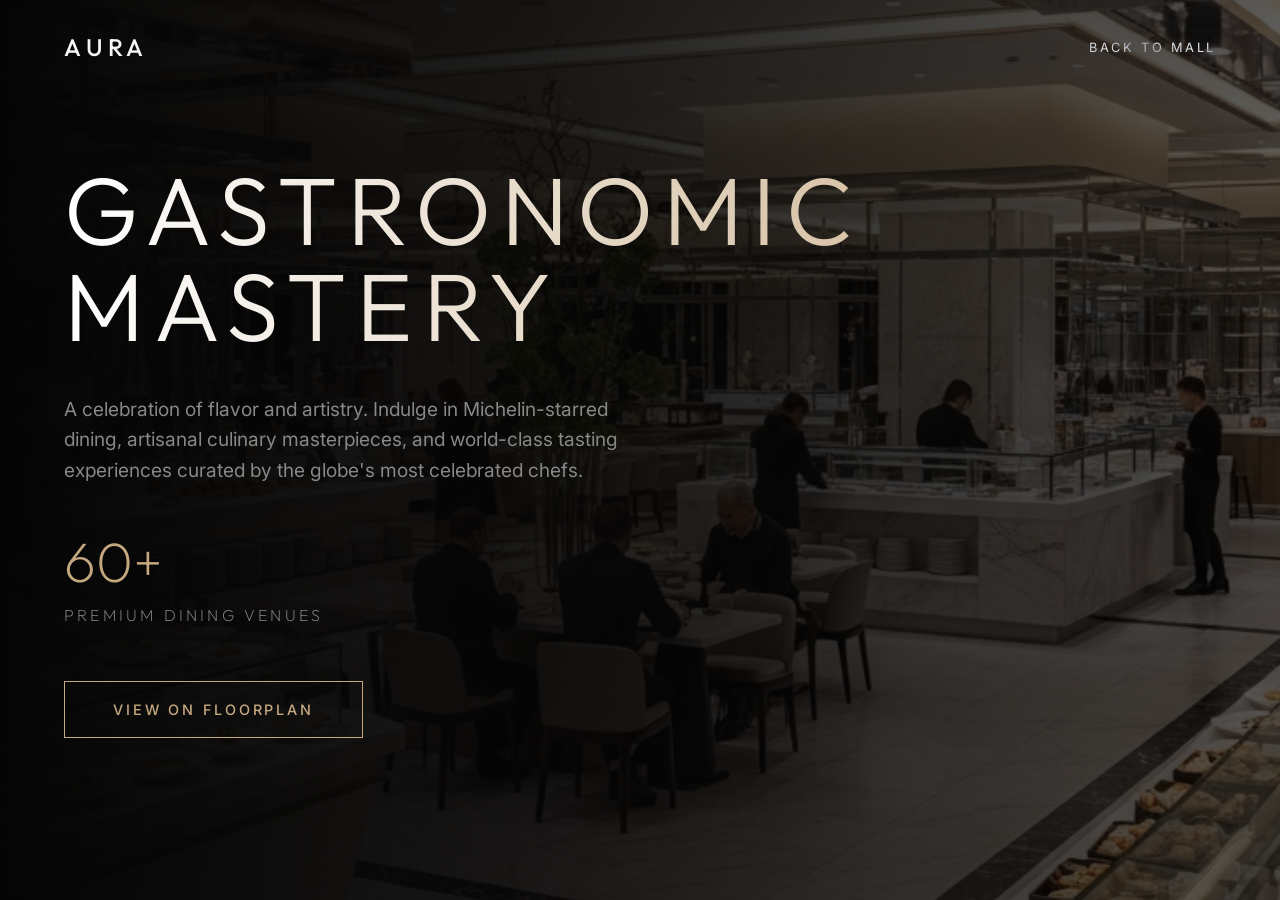
<file: epicurism.html>
<!DOCTYPE html>
<html lang="en">
<head>
    <meta charset="UTF-8">
    <meta name="viewport" content="width=device-width, initial-scale=1.0">
    <title>Epicurism | Aura Galleria</title>
    <link rel="stylesheet" href="style.css">
    <link rel="stylesheet" href="detail.css">
    <link href="https://fonts.googleapis.com/css2?family=Outfit:wght@200;300;400;500;600;700;800&family=Inter:wght@300;400;500&display=swap" rel="stylesheet">
</head>
<body>
    <nav id="global-nav" style="opacity: 1;">
        <div class="nav-logo"><a href="index.html" style="color:white; text-decoration:none;">AURA</a></div>
        <div class="nav-menu-btn"><a href="index.html" style="color:white; text-decoration:none;">BACK TO MALL</a></div>
    </nav>

    <div class="detail-page-wrapper">
        <img src="assets/Epicurism Image.jpeg" alt="Epicurism at Aura Galleria" class="detail-bg">
        <div class="detail-overlay"></div>
        
        <div class="detail-content">
            <h1 class="detail-title">GASTRONOMIC MASTERY</h1>
            <p class="detail-desc">A celebration of flavor and artistry. Indulge in Michelin-starred dining, artisanal culinary masterpieces, and world-class tasting experiences curated by the globe's most celebrated chefs.</p>
            
            <div class="detail-stats">
                60+
                <span>Premium Dining Venues</span>
            </div>
            
            <a href="index.html#scene-5" class="detail-back">VIEW ON FLOORPLAN</a>
        </div>
    </div>
</body>
</html>
</file>
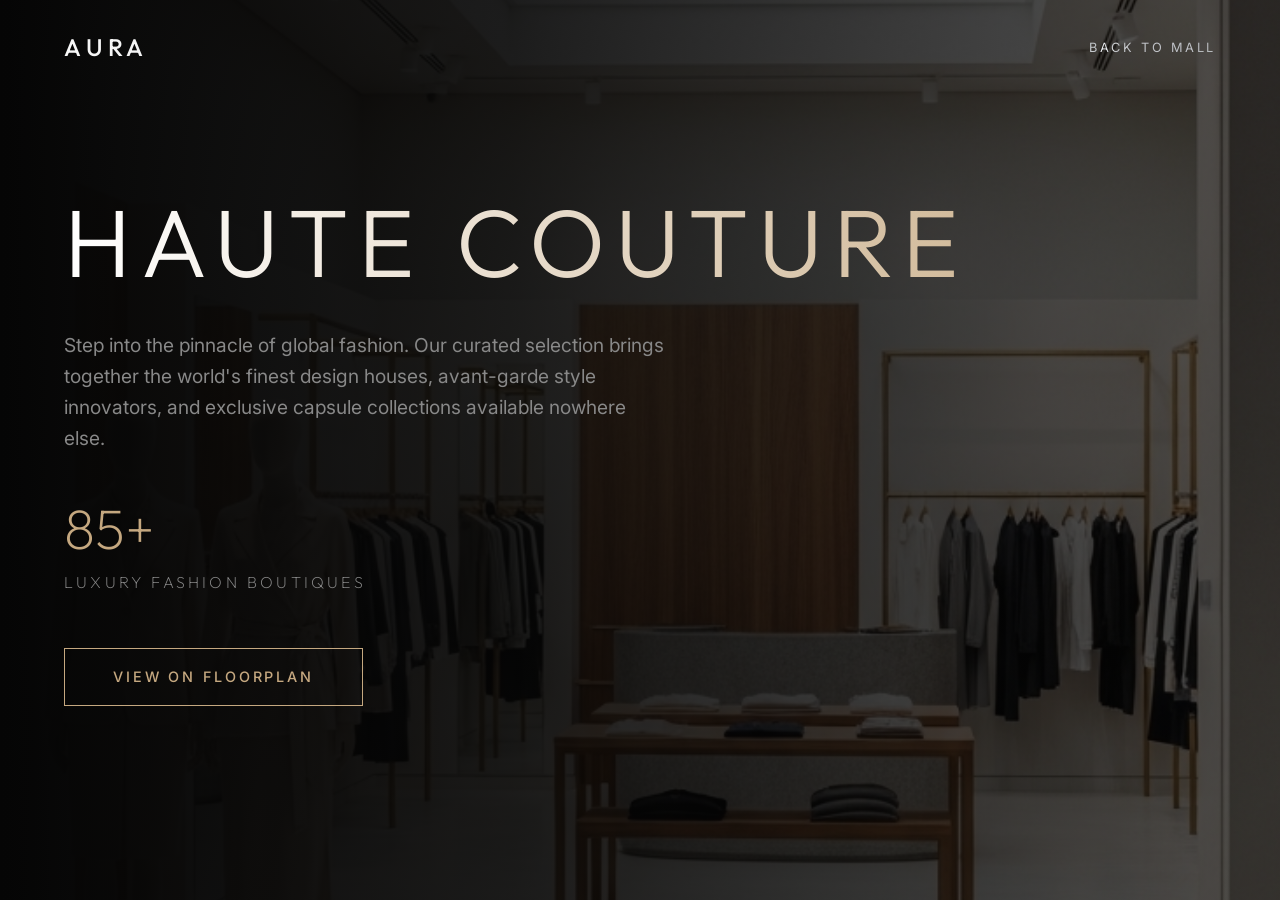
<file: fashion.html>
<!DOCTYPE html>
<html lang="en">
<head>
    <meta charset="UTF-8">
    <meta name="viewport" content="width=device-width, initial-scale=1.0">
    <title>Fashion | Aura Galleria</title>
    <link rel="stylesheet" href="style.css">
    <link rel="stylesheet" href="detail.css">
    <link href="https://fonts.googleapis.com/css2?family=Outfit:wght@200;300;400;500;600;700;800&family=Inter:wght@300;400;500&display=swap" rel="stylesheet">
</head>
<body>
    <nav id="global-nav" style="opacity: 1;">
        <div class="nav-logo"><a href="index.html" style="color:white; text-decoration:none;">AURA</a></div>
        <div class="nav-menu-btn"><a href="index.html" style="color:white; text-decoration:none;">BACK TO MALL</a></div>
    </nav>

    <div class="detail-page-wrapper">
        <img src="assets/Fashion Image.jpeg" alt="Fashion at Aura Galleria" class="detail-bg">
        <div class="detail-overlay"></div>
        
        <div class="detail-content">
            <h1 class="detail-title">HAUTE COUTURE</h1>
            <p class="detail-desc">Step into the pinnacle of global fashion. Our curated selection brings together the world's finest design houses, avant-garde style innovators, and exclusive capsule collections available nowhere else.</p>
            
            <div class="detail-stats">
                85+
                <span>Luxury Fashion Boutiques</span>
            </div>
            
            <a href="index.html#scene-5" class="detail-back">VIEW ON FLOORPLAN</a>
        </div>
    </div>
</body>
</html>
</file>
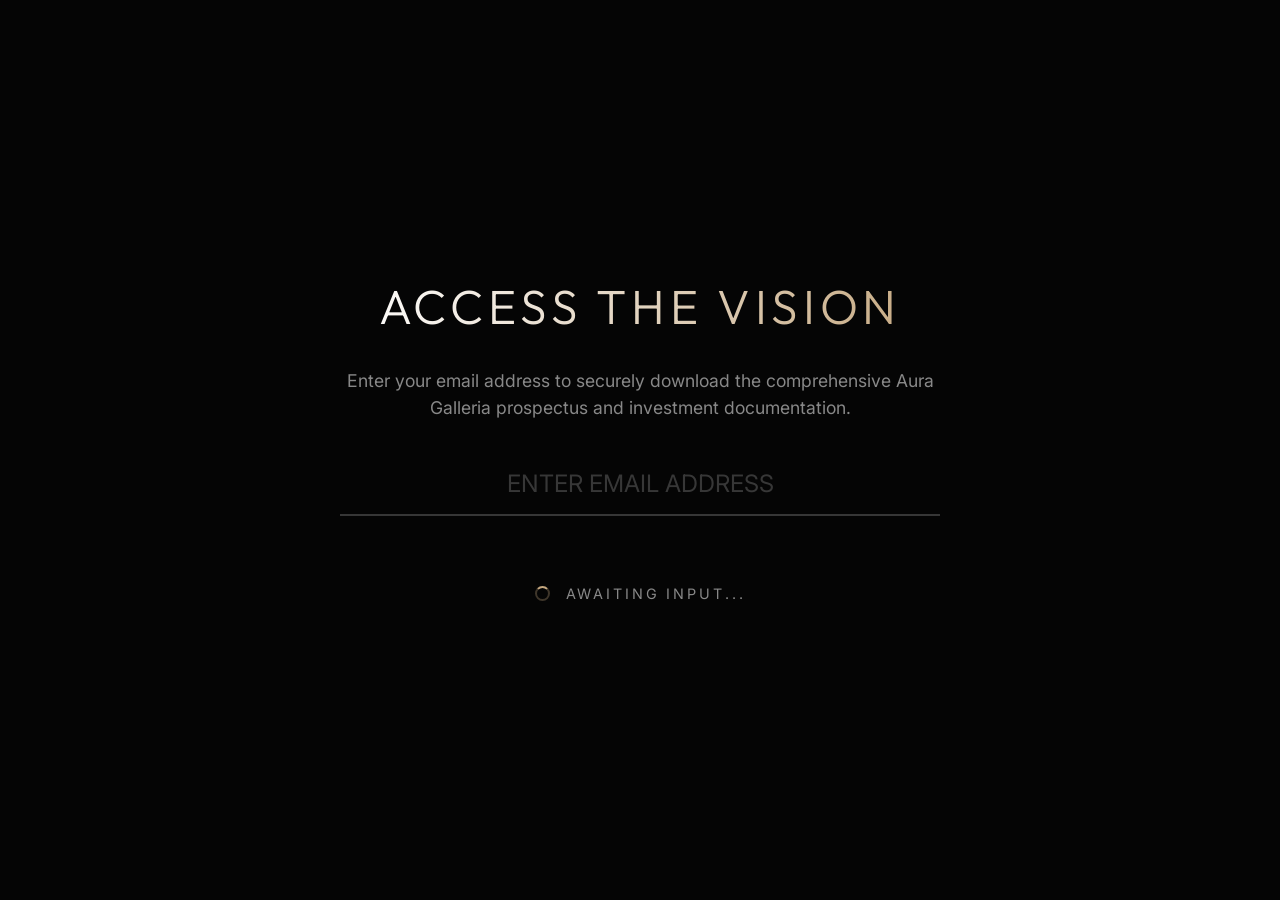
<file: prospectus.html>
<!DOCTYPE html>
<html lang="en">
<head>
    <meta charset="UTF-8">
    <meta name="viewport" content="width=device-width, initial-scale=1.0">
    <title>Download Prospectus | Aura Galleria</title>
    <link rel="stylesheet" href="style.css">
    <link href="https://fonts.googleapis.com/css2?family=Outfit:wght@200;300;400;500;600;700;800&family=Inter:wght@300;400;500&display=swap" rel="stylesheet">
    <style>
        body {
            background-color: var(--color-bg);
            color: #fff;
            display: flex;
            align-items: center;
            justify-content: center;
            height: 100vh;
            margin: 0;
            overflow: hidden;
            font-family: var(--font-body);
        }

        .prospectus-wrapper {
            text-align: center;
            z-index: 10;
            max-width: 600px;
            width: 90%;
            display: flex;
            flex-direction: column;
            gap: 2rem;
            animation: fadeIn 1.5s ease;
        }

        @keyframes fadeIn {
            from { opacity: 0; transform: translateY(20px); }
            to { opacity: 1; transform: translateY(0); }
        }

        .prospectus-title {
            font-family: var(--font-heading);
            font-size: 3rem;
            background: linear-gradient(to right, #fff, var(--color-accent-gold));
            -webkit-background-clip: text;
            -webkit-text-fill-color: transparent;
            margin: 0;
        }

        .prospectus-desc {
            color: var(--color-text-muted);
            font-size: 1.1rem;
            line-height: 1.5;
        }

        .input-group {
            position: relative;
            width: 100%;
        }

        .email-input {
            width: 100%;
            background: transparent;
            border: none;
            border-bottom: 2px solid rgba(255, 255, 255, 0.2);
            color: #fff;
            font-size: 1.5rem;
            padding: 1rem 0;
            text-align: center;
            outline: none;
            font-family: var(--font-body);
            transition: border-color 0.3s ease;
        }

        .email-input:focus {
            border-bottom-color: var(--color-accent-gold);
        }

        .email-input::placeholder {
            color: rgba(255, 255, 255, 0.2);
        }

        .dynamic-state {
            height: 60px; /* Fixed height to prevent layout shift */
            display: flex;
            align-items: center;
            justify-content: center;
            margin-top: 1rem;
        }

        /* Wait State */
        .wait-state {
            display: flex;
            align-items: center;
            gap: 1rem;
            color: var(--color-text-muted);
            letter-spacing: 0.2em;
            font-size: 0.9rem;
            transition: opacity 0.3s ease;
        }

        .wait-spinner {
            width: 15px;
            height: 15px;
            border: 2px solid rgba(197, 168, 128, 0.3);
            border-top-color: var(--color-accent-gold);
            border-radius: 50%;
            animation: spin 1s linear infinite;
        }

        @keyframes spin {
            to { transform: rotate(360deg); }
        }

        /* Submit Button */
        .submit-btn {
            background: var(--color-accent-gold);
            color: #000;
            border: none;
            padding: 1rem 3rem;
            font-family: var(--font-body);
            font-size: 0.9rem;
            letter-spacing: 0.2em;
            font-weight: 600;
            cursor: pointer;
            transition: all 0.4s ease;
            display: none; /* Hidden by default */
            opacity: 0;
            transform: translateY(10px);
        }

        .submit-btn.show {
            display: block;
            opacity: 1;
            transform: translateY(0);
        }

        .submit-btn:hover {
            transform: translateY(-3px);
            box-shadow: 0 10px 30px rgba(197, 168, 128, 0.3);
        }

        /* Global Nav Override to match simple page */
        #global-nav {
            position: absolute;
            top: 0; left: 0; width: 100%;
            padding: 2rem 4rem;
            display: flex;
            justify-content: space-between;
            box-sizing: border-box;
            z-index: 100;
        }
        .nav-logo a { color: #fff; text-decoration: none; font-family: var(--font-heading); font-size: 1.5rem; font-weight: 600; letter-spacing: 0.2em;}
        .nav-back a { color: #fff; text-decoration: none; font-size: 0.9rem; letter-spacing: 0.1em; opacity: 0.7; transition: opacity 0.3s; }
        .nav-back a:hover { opacity: 1; }

        /* Responsive */
        @media (max-width: 1024px) {
            #global-nav { padding: 1.5rem 2rem; }
            .prospectus-title { font-size: 2.5rem; }
        }

        @media (max-width: 768px) {
            #global-nav { padding: 1rem; flex-direction: column; gap: 1rem; align-items: center; }
            .prospectus-title { font-size: 2rem; }
            .prospectus-desc { font-size: 0.9rem; }
            .email-input { font-size: 1.2rem; }
            .submit-btn { padding: 1rem 2rem; font-size: 0.8rem; }
        }
    </style>
</head>
<body>

    <nav id="global-nav">
        <div class="nav-logo"><a href="index.html">AURA</a></div>
        <div class="nav-back"><a href="index.html">RETURN TO EXPERIENCE</a></div>
    </nav>

    <div class="prospectus-wrapper">
        <h1 class="prospectus-title">ACCESS THE VISION</h1>
        <p class="prospectus-desc">Enter your email address to securely download the comprehensive Aura Galleria prospectus and investment documentation.</p>
        
        <div class="input-group">
            <input type="email" id="email-input" class="email-input" placeholder="ENTER EMAIL ADDRESS">
        </div>

        <div class="dynamic-state">
            <div class="wait-state" id="wait-state">
                <div class="wait-spinner"></div>
                AWAITING INPUT...
            </div>
            <button class="submit-btn" id="submit-btn">DOWNLOAD PROSPECTUS</button>
        </div>
    </div>

    <!-- Thank You Overlay -->
    <div id="thank-you-overlay">
        <h2 class="overlay-title">THANK YOU</h2>
        <p class="overlay-desc">Your prospectus is being processed. Returning to the global stage...</p>
    </div>

    <script>
        const emailInput = document.getElementById('email-input');
        const waitState = document.getElementById('wait-state');
        const submitBtn = document.getElementById('submit-btn');
        const overlay = document.getElementById('thank-you-overlay');

        // Simple email validation regex
        const emailRegex = /^[^\s@]+@[^\s@]+\.[^\s@]+$/;

        emailInput.addEventListener('input', (e) => {
            const val = e.target.value.trim();
            
            if (val.length > 0 && emailRegex.test(val)) {
                // Hide wait state, show submit button
                waitState.style.display = 'none';
                submitBtn.classList.add('show');
            } else {
                // Show wait state, hide submit button
                waitState.style.display = 'flex';
                submitBtn.classList.remove('show');
            }
        });

        submitBtn.addEventListener('click', () => {
            // Show Overlay
            overlay.classList.add("active");
            
            // Wait 3 seconds, then redirect
            setTimeout(() => {
                window.location.href = 'index.html#scene-1';
            }, 3000);
        });
    </script>
</body>
</html>
</file>
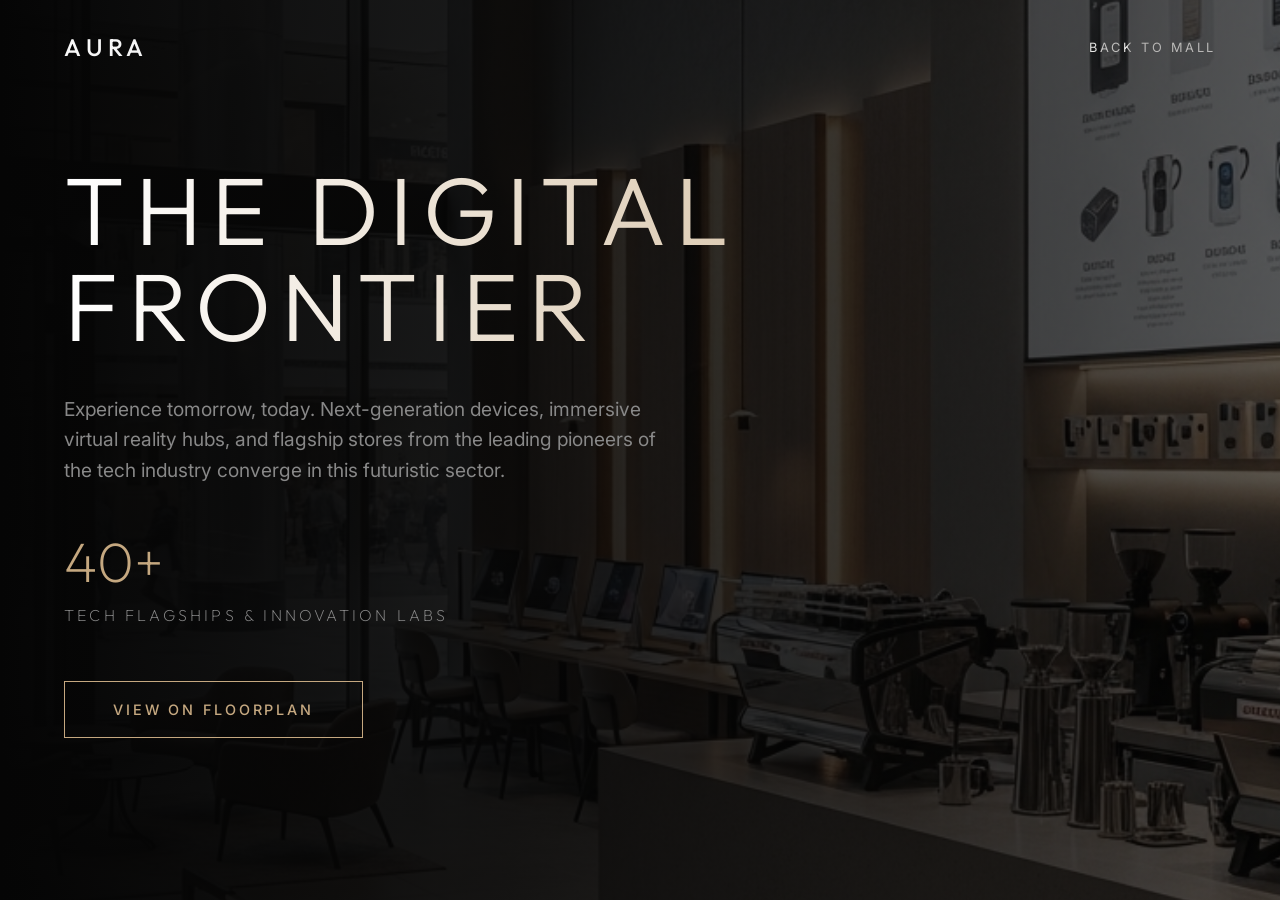
<file: technology.html>
<!DOCTYPE html>
<html lang="en">
<head>
    <meta charset="UTF-8">
    <meta name="viewport" content="width=device-width, initial-scale=1.0">
    <title>Technology | Aura Galleria</title>
    <link rel="stylesheet" href="style.css">
    <link rel="stylesheet" href="detail.css">
    <link href="https://fonts.googleapis.com/css2?family=Outfit:wght@200;300;400;500;600;700;800&family=Inter:wght@300;400;500&display=swap" rel="stylesheet">
</head>
<body>
    <nav id="global-nav" style="opacity: 1;">
        <div class="nav-logo"><a href="index.html" style="color:white; text-decoration:none;">AURA</a></div>
        <div class="nav-menu-btn"><a href="index.html" style="color:white; text-decoration:none;">BACK TO MALL</a></div>
    </nav>

    <div class="detail-page-wrapper">
        <img src="assets/Technology Image.jpeg" alt="Technology at Aura Galleria" class="detail-bg">
        <div class="detail-overlay"></div>
        
        <div class="detail-content">
            <h1 class="detail-title">THE DIGITAL FRONTIER</h1>
            <p class="detail-desc">Experience tomorrow, today. Next-generation devices, immersive virtual reality hubs, and flagship stores from the leading pioneers of the tech industry converge in this futuristic sector.</p>
            
            <div class="detail-stats">
                40+
                <span>Tech Flagships & Innovation Labs</span>
            </div>
            
            <a href="index.html#scene-5" class="detail-back">VIEW ON FLOORPLAN</a>
        </div>
    </div>
</body>
</html>
</file>
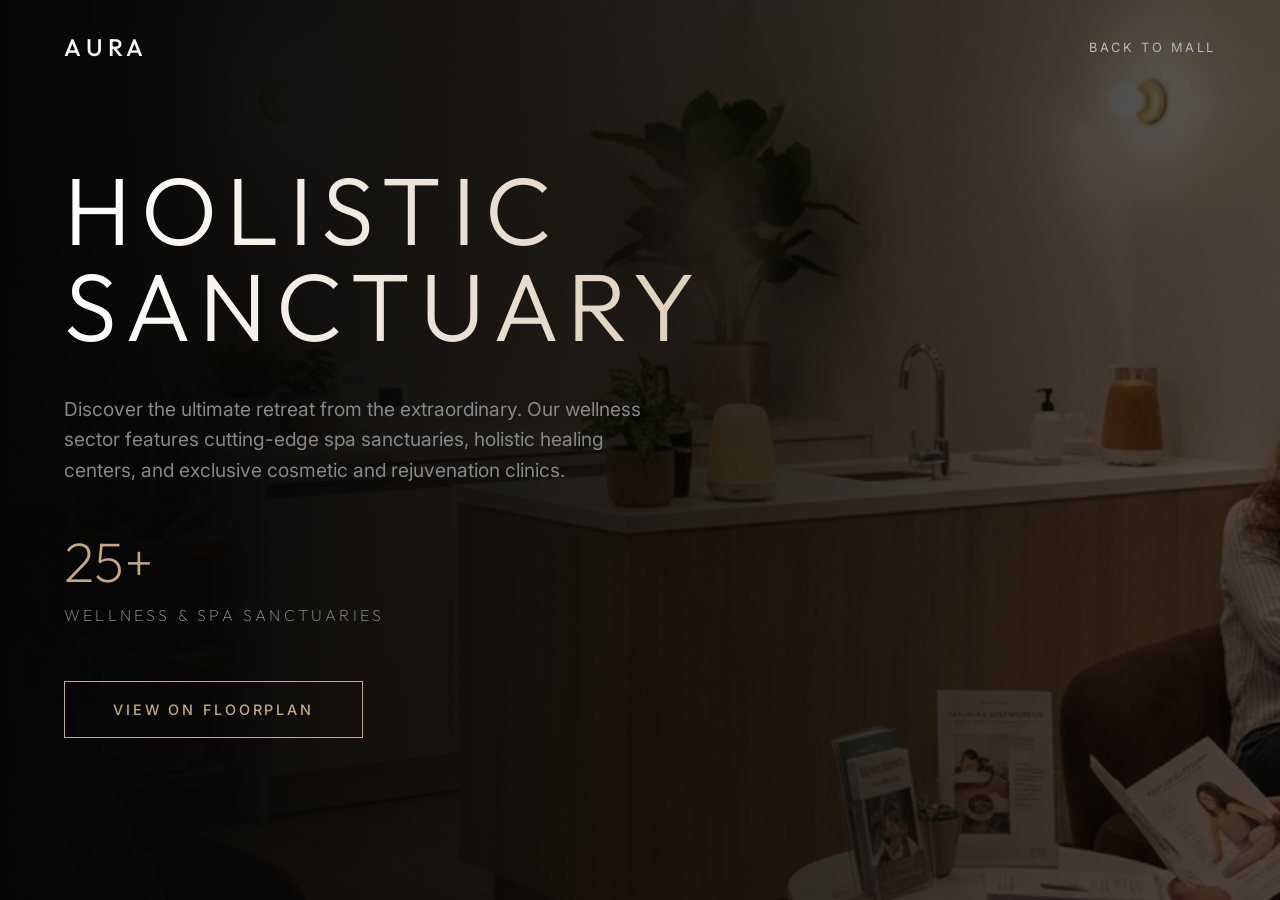
<file: wellness.html>
<!DOCTYPE html>
<html lang="en">
<head>
    <meta charset="UTF-8">
    <meta name="viewport" content="width=device-width, initial-scale=1.0">
    <title>Wellness | Aura Galleria</title>
    <link rel="stylesheet" href="style.css">
    <link rel="stylesheet" href="detail.css">
    <link href="https://fonts.googleapis.com/css2?family=Outfit:wght@200;300;400;500;600;700;800&family=Inter:wght@300;400;500&display=swap" rel="stylesheet">
</head>
<body>
    <nav id="global-nav" style="opacity: 1;">
        <div class="nav-logo"><a href="index.html" style="color:white; text-decoration:none;">AURA</a></div>
        <div class="nav-menu-btn"><a href="index.html" style="color:white; text-decoration:none;">BACK TO MALL</a></div>
    </nav>

    <div class="detail-page-wrapper">
        <img src="assets/Wellness Image.jpeg" alt="Wellness at Aura Galleria" class="detail-bg">
        <div class="detail-overlay"></div>
        
        <div class="detail-content">
            <h1 class="detail-title">HOLISTIC SANCTUARY</h1>
            <p class="detail-desc">Discover the ultimate retreat from the extraordinary. Our wellness sector features cutting-edge spa sanctuaries, holistic healing centers, and exclusive cosmetic and rejuvenation clinics.</p>
            
            <div class="detail-stats">
                25+
                <span>Wellness & Spa Sanctuaries</span>
            </div>
            
            <a href="index.html#scene-5" class="detail-back">VIEW ON FLOORPLAN</a>
        </div>
    </div>
</body>
</html>
</file>
<file: style.css>
/* =========================================
   AURA GALLERIA - PREMIUM CSS DESIGN SYSTEM
   ========================================= */

:root {
    --color-bg: #050505;
    --color-surface: #0f0f11;
    --color-surface-light: #1a1a1c;
    --color-text-main: #ffffff;
    --color-text-muted: #888888;
    --color-accent-gold: #c5a880;
    --color-accent-glow: rgba(197, 168, 128, 0.15);

    --font-heading: 'Outfit', sans-serif;
    --font-body: 'Inter', sans-serif;

    --transition-smooth: cubic-bezier(0.77, 0, 0.175, 1);
}

* {
    margin: 0;
    padding: 0;
    box-sizing: border-box;
}

body {
    background-color: var(--color-bg);
    color: var(--color-text-main);
    font-family: var(--font-body);
    overflow-x: hidden;
    -webkit-font-smoothing: antialiased;
    -moz-osx-font-smoothing: grayscale;
}

/* Hide scrollbar for a seamless cinematic feel */
::-webkit-scrollbar {
    width: 0px;
    background: transparent;
}

/* =========================================
   TYPOGRAPHY
   ========================================= */
h1,
h2,
h3,
h4,
h5,
h6 {
    font-family: var(--font-heading);
    font-weight: 300;
    text-transform: uppercase;
    letter-spacing: 0.1em;
}

/* =========================================
   LOADER
   ========================================= */
#loader {
    position: fixed;
    top: 0;
    left: 0;
    width: 100vw;
    height: 100vh;
    background-color: var(--color-bg);
    z-index: 9999;
    display: flex;
    flex-direction: column;
    justify-content: center;
    align-items: center;
}

.loader-text {
    font-family: var(--font-heading);
    font-size: 2rem;
    letter-spacing: 0.5em;
    font-weight: 200;
    margin-bottom: 2rem;
    opacity: 0;
}

.loader-progress {
    width: 0%;
    height: 1px;
    background-color: var(--color-accent-gold);
}

/* =========================================
   GLOBAL NAVIGATION
   ========================================= */
#global-nav {
    position: fixed;
    top: 0;
    left: 0;
    width: 100%;
    padding: 2rem 4rem;
    display: flex;
    justify-content: space-between;
    align-items: center;
    z-index: 100;
    mix-blend-mode: difference;
    opacity: 0;
}

.nav-logo {
    font-family: var(--font-heading);
    font-size: 1.5rem;
    font-weight: 500;
    letter-spacing: 0.2em;
}

.nav-indicators {
    display: flex;
    gap: 1rem;
}

.indicator {
    width: 4px;
    height: 4px;
    background-color: rgba(255, 255, 255, 0.3);
    border-radius: 50%;
    transition: all 0.5s ease;
}

.indicator.active {
    background-color: var(--color-accent-gold);
    transform: scale(1.5);
    box-shadow: 0 0 10px var(--color-accent-gold);
}

.nav-menu-btn {
    font-size: 0.8rem;
    letter-spacing: 0.2em;
    cursor: pointer;
}

/* =========================================
   SCENE STRUCTURE
   ========================================= */
.scene {
    position: relative;
    width: 100vw;
    height: 100vh;
    display: flex;
    align-items: center;
    justify-content: center;
    overflow: hidden;
}

.scene-bg {
    position: absolute;
    top: 0;
    left: 0;
    width: 100%;
    height: 100%;
    z-index: -1;
    transition: all 1.2s cubic-bezier(0.16, 1, 0.3, 1);
}

/* Post Cinematic State */
.scene-hero.post-cinematic .scene-bg {
    top: 15vh;
    left: 5vw;
    width: 90vw;
    height: 80vh;
    border-radius: 20px;
    overflow: hidden;
    box-shadow: 0 20px 50px rgba(0, 0, 0, 0.8);
    border: 1px solid rgba(255, 255, 255, 0.1);
}

.scene-hero.post-cinematic .scene-bg:hover {
    transform: scale(1.02);
    box-shadow: 0 30px 60px rgba(197, 168, 128, 0.15);
    border-color: rgba(197, 168, 128, 0.4);
}

.post-hero-content {
    position: absolute;
    top: 55vh;
    left: 50%;
    transform: translate(-50%, -50%);
    z-index: 10;
    text-align: center;
    opacity: 0;
    pointer-events: none;
    transition: opacity 1s ease 0.5s;
    /* Delay fade in slightly */
    display: flex;
    flex-direction: column;
    align-items: center;
    justify-content: center;
}

.scene-hero.post-cinematic .post-hero-content {
    opacity: 1;
    pointer-events: auto;
}

.post-hero-content h2 {
    font-size: 3rem;
    margin-bottom: 2rem;
    letter-spacing: 0.2em;
    text-shadow: 0 5px 15px rgba(0, 0, 0, 0.5);
}

.cta-connect {
    background: rgba(0, 0, 0, 0.4);
    border: 1px solid var(--color-accent-gold);
    color: var(--color-accent-gold);
    padding: 1rem 3rem;
    font-family: var(--font-body);
    font-size: 0.9rem;
    font-weight: 500;
    letter-spacing: 0.2em;
    cursor: pointer;
    transition: all 0.4s ease;
    backdrop-filter: blur(10px);
    border-radius: 4px;
}

.cta-connect:hover {
    background: var(--color-accent-gold);
    color: #000;
    transform: translateY(-3px);
    box-shadow: 0 10px 20px rgba(197, 168, 128, 0.3);
}

/* =========================================
   SCENE 1: HERO
   ========================================= */
.scene-hero {
    flex-direction: column;
}

.hero-video {
    position: absolute;
    top: 0;
    left: 0;
    width: 100%;
    height: 100%;
    object-fit: cover;
    z-index: 1;
    transform: scale(1.15);
    /* Scales video up to hide edge watermarks */
}

.video-overlay {
    position: absolute;
    top: 0;
    left: 0;
    width: 100%;
    height: 100%;
    background: #000;
    opacity: 0.7;
    z-index: 2;
    transition: opacity 1s ease;
}

.hero-content {
    text-align: center;
    z-index: 10;
    transition: opacity 1s ease, transform 1s ease;
}

.title-reveal {
    font-size: 8rem;
    line-height: 0.9;
    font-weight: 200;
    margin-bottom: 2rem;
    clip-path: polygon(0 0, 100% 0, 100% 100%, 0% 100%);
}

.subtitle-reveal {
    font-size: 1rem;
    letter-spacing: 0.4em;
    color: var(--color-text-muted);
    margin-bottom: 4rem;
    clip-path: polygon(0 0, 100% 0, 100% 100%, 0% 100%);
}

.cta-enter {
    background: var(--color-accent-gold);
    border: none;
    color: #000;
    padding: 1.2rem 3rem;
    font-family: var(--font-body);
    font-size: 0.9rem;
    letter-spacing: 0.2em;
    font-weight: 600;
    cursor: pointer;
    position: relative;
    overflow: hidden;
    transition: all 0.4s var(--transition-smooth);
    box-shadow: 0 0 30px rgba(197, 168, 128, 0.4);
    animation: cta-pulse 2s infinite;
}

@keyframes cta-pulse {
    0% {
        box-shadow: 0 0 20px rgba(197, 168, 128, 0.4);
    }

    50% {
        box-shadow: 0 0 40px rgba(197, 168, 128, 0.8);
        transform: scale(1.02);
    }

    100% {
        box-shadow: 0 0 20px rgba(197, 168, 128, 0.4);
    }
}

.cta-enter:hover {
    transform: scale(1.05);
    background: #fff;
    color: #000;
}

.skip-btn {
    position: absolute;
    bottom: 3rem;
    right: 4rem;
    background: rgba(255, 255, 255, 0.15);
    border: 1px solid rgba(255, 255, 255, 0.8);
    color: #ffffff;
    padding: 1rem 2.5rem;
    font-family: var(--font-body);
    font-size: 0.85rem;
    font-weight: 600;
    letter-spacing: 0.2em;
    cursor: pointer;
    z-index: 20;
    opacity: 0;
    pointer-events: none;
    transition: all 0.4s ease;
    backdrop-filter: blur(5px);
}

.skip-btn.visible {
    opacity: 1;
    pointer-events: auto;
}

.skip-btn:hover {
    background: #ffffff;
    color: #000000;
}

.mute-toggle-btn {
    position: absolute;
    bottom: 3rem;
    left: 4rem;
    background: rgba(255, 255, 255, 0.15);
    border: 1px solid rgba(255, 255, 255, 0.8);
    color: #ffffff;
    padding: 1rem 2.5rem;
    font-family: var(--font-body);
    font-size: 0.85rem;
    font-weight: 600;
    letter-spacing: 0.2em;
    cursor: pointer;
    z-index: 20;
    opacity: 0;
    pointer-events: none;
    transition: all 0.4s ease;
    backdrop-filter: blur(5px);
}

.mute-toggle-btn.visible {
    opacity: 1;
    pointer-events: auto;
}

.mute-toggle-btn:hover {
    background: #ffffff;
    color: #000000;
}

/* =========================================
   SCENE 2: SCALE
   ========================================= */
.dark-bg {
    background: radial-gradient(circle at center, var(--color-surface) 0%, var(--color-bg) 100%);
}

.scale-container {
    display: flex;
    width: 90%;
    max-width: 1400px;
    justify-content: space-between;
    align-items: center;
    gap: 4rem;
}

.scale-image {
    flex: 1;
    position: relative;
    overflow: hidden;
    border-radius: 20px;
    height: 60vh;
    box-shadow: 0 20px 40px rgba(0, 0, 0, 0.5);
}

.scale-image img {
    width: 100%;
    height: 100%;
    object-fit: cover;
    filter: contrast(150%) grayscale(100%);
    transform: scale(1.2);
    transform-origin: center;
}

.scale-content {
    flex: 1;
    display: flex;
    flex-direction: column;
    gap: 2rem;
}

.section-title {
    font-size: 3rem;
    margin-bottom: 1.5rem;
}

.section-desc {
    color: var(--color-text-muted);
    font-size: 1.1rem;
    line-height: 1.6;
    max-width: 400px;
}

.stats-grid {
    flex: 1;
    display: grid;
    grid-template-columns: 1fr;
    gap: 3rem;
}

.stat-card {
    border-left: 1px solid var(--color-accent-gold);
    padding-left: 2rem;
}

.stat-number {
    font-family: var(--font-heading);
    font-size: 5rem;
    font-weight: 200;
    color: var(--color-accent-gold);
    line-height: 1;
    margin-bottom: 0.5rem;
}

.stat-label {
    font-size: 0.9rem;
    letter-spacing: 0.2em;
    color: var(--color-text-muted);
}

/* =========================================
   SCENE 3: RETAIL POWER
   ========================================= */
.retail-bg-img {
    width: 100%;
    height: 100%;
    object-fit: cover;
    transform: scale(1.2);
    filter: contrast(120%) brightness(0.4);
}

.dark-overlay {
    position: absolute;
    top: 0;
    left: 0;
    right: 0;
    bottom: 0;
    background: rgba(0, 0, 0, 0.75);
    backdrop-filter: blur(10px);
    -webkit-backdrop-filter: blur(15px);
    z-index: 1;
}

.retail-wrapper {
    width: 90%;
    max-width: 1400px;
    height: 80%;
    display: flex;
    flex-direction: column;
    z-index: 2;
    justify-content: center;
}

.retail-header {
    text-align: center;
    margin-bottom: 3rem;
}

.retail-header .section-title {
    margin-bottom: 1rem;
    font-size: 4rem;
}

.retail-subtitle {
    color: var(--color-accent-gold);
    font-size: 1.2rem;
    letter-spacing: 0.2em;
}

.retail-accordion {
    display: flex;
    gap: 1rem;
    height: 50vh;
    width: 100%;
}

.retail-panel {
    flex: 1;
    position: relative;
    border-radius: 20px;
    background: #000000;
    border: 1px solid rgba(255, 255, 255, 0.1);
    overflow: hidden;
    cursor: pointer;
    transition: flex 0.6s cubic-bezier(0.25, 1, 0.5, 1), border-color 0.4s ease;
    display: flex;
    align-items: flex-end;
    padding: 2rem;
}

.panel-bg {
    position: absolute;
    top: 0;
    left: 0;
    width: 100%;
    height: 100%;
    object-fit: cover;
    z-index: 0;
    opacity: 0.5;
    transition: transform 0.8s ease, opacity 0.8s ease;
}

.panel-overlay {
    position: absolute;
    top: 0;
    left: 0;
    width: 100%;
    height: 100%;
    background: linear-gradient(to top, rgba(0, 0, 0, 0.95) 0%, rgba(0, 0, 0, 0.3) 50%, transparent 100%);
    z-index: 1;
    transition: background 0.8s ease;
}

.retail-panel:hover {
    flex: 2.5;
    border-color: var(--color-accent-gold);
    box-shadow: 0 10px 40px rgba(197, 168, 128, 0.15);
}

.retail-panel:hover .panel-bg {
    transform: scale(1.1);
    opacity: 0.8;
}

.retail-panel:hover .panel-overlay {
    background: linear-gradient(to top, rgba(0, 0, 0, 0.9) 0%, rgba(0, 0, 0, 0.4) 60%, transparent 100%);
}

.panel-content {
    width: 100%;
    display: flex;
    flex-direction: column;
    gap: 1rem;
    z-index: 2;
}

.panel-content h3 {
    font-size: 2rem;
    color: #fff;
    transition: color 0.4s ease;
    white-space: nowrap;
}

.retail-panel:hover .panel-content h3 {
    color: var(--color-accent-gold);
}

.panel-content p {
    color: var(--color-text-main);
    font-size: 1rem;
    line-height: 1.5;
    opacity: 0;
    max-height: 0;
    overflow: hidden;
    transition: opacity 0.4s ease 0.2s, max-height 0.4s ease;
}

.retail-panel:hover .panel-content p {
    opacity: 1;
    max-height: 100px;
}

.panel-btn {
    align-self: flex-start;
    font-size: 0.8rem;
    letter-spacing: 0.2em;
    color: var(--color-accent-gold);
    border-bottom: 1px solid var(--color-accent-gold);
    padding-bottom: 0.2rem;
    text-decoration: none;
    display: inline-block;
    opacity: 0;
    transform: translateY(20px);
    transition: all 0.4s ease 0.3s;
}

.retail-panel:hover .panel-btn {
    opacity: 1;
    transform: translateY(0);
}

/* =========================================
   SCENE 4: LUXURY
   ========================================= */
.scene-luxury {
    height: 60vh;
}

.luxury-bg {
    background: linear-gradient(to right, var(--color-surface) 0%, var(--color-bg) 100%);
}

.luxury-content {
    text-align: center;
    width: 100%;
}

.luxury-line {
    width: 1px;
    height: 100px;
    background: var(--color-accent-gold);
    margin: 0 auto 2rem auto;
}

.luxury-title {
    font-size: 4rem;
    margin-bottom: 1rem;
}

.luxury-desc {
    color: var(--color-text-muted);
    margin-bottom: 5rem;
}

.luxury-brands-marquee-wrapper {
    width: 100%;
    overflow: hidden;
    padding: 3rem 0;
    position: relative;
    border-top: 1px solid rgba(255, 255, 255, 0.1);
    border-bottom: 1px solid rgba(255, 255, 255, 0.1);
}

.luxury-brands-marquee {
    display: flex;
    flex-wrap: nowrap;
    width: max-content;
    animation: marquee 60s linear infinite;
}

.marquee-track {
    display: flex;
    flex-wrap: nowrap;
    gap: 2rem;
    padding-right: 2rem;
    /* Matches the gap so tracks connect seamlessly */
}

@keyframes marquee {
    0% {
        transform: translateX(0);
    }

    100% {
        transform: translateX(-50%);
    }
}

.brand-box {
    font-family: var(--font-heading);
    font-size: 1.5rem;
    letter-spacing: 0.3em;
    color: rgba(255, 255, 255, 0.8);
    background: rgba(255, 255, 255, 0.03);
    border: 1px solid rgba(255, 255, 255, 0.15);
    border-radius: 20px;
    display: flex;
    align-items: center;
    justify-content: center;
    transition: all 0.4s ease;
    flex-shrink: 0;
    min-width: 280px;
    width: 280px;
    height: 100px;
    text-align: center;
}

.brand-box:hover {
    color: var(--color-accent-gold);
    border-color: var(--color-accent-gold);
    background: rgba(197, 168, 128, 0.1);
    transform: translateY(-5px);
    box-shadow: 0 10px 30px rgba(197, 168, 128, 0.15);
}

/* =========================================
   SCENE 5: ENTERTAINMENT
   ========================================= */
.ent-bg {
    background: radial-gradient(circle at center, var(--color-surface-light) 0%, var(--color-bg) 80%);
}

.ent-content-wrapper {
    display: flex;
    width: 90%;
    max-width: 1400px;
    height: 80vh;
    align-items: center;
    justify-content: space-between;
    gap: 4rem;
    z-index: 5;
}

.ent-text-panel {
    flex: 1;
    display: flex;
    flex-direction: column;
    justify-content: center;
}

.ent-title {
    font-size: 5rem;
    line-height: 1;
    margin-bottom: 1.5rem;
    background: linear-gradient(to right, #fff, var(--color-accent-gold));
    -webkit-background-clip: text;
    -webkit-text-fill-color: transparent;
}

.ent-desc {
    color: var(--color-text-muted);
    font-size: 1.2rem;
    margin-bottom: 3rem;
    max-width: 400px;
    line-height: 1.6;
}

.ent-info-box {
    background: rgba(255, 255, 255, 0.05);
    border: 1px solid rgba(197, 168, 128, 0.2);
    padding: 2rem;
    border-radius: 15px;
    backdrop-filter: blur(10px);
    transition: all 0.4s ease;
    min-height: 150px;
    box-shadow: 0 10px 30px rgba(0, 0, 0, 0.5);
}

.ent-info-box h3 {
    color: var(--color-accent-gold);
    margin-bottom: 1rem;
    font-size: 1.2rem;
    letter-spacing: 0.2em;
}

.ent-info-box p {
    color: #fff;
    line-height: 1.5;
    font-size: 1rem;
}

.floorplan-container {
    flex: 1.5;
    position: relative;
    height: 100%;
    display: flex;
    justify-content: center;
    align-items: center;
    border-radius: 20px;
    overflow: hidden;
    background: rgba(0, 0, 0, 0.2);
    border: 1px solid rgba(255, 255, 255, 0.05);
    box-shadow: 0 20px 50px rgba(0, 0, 0, 0.5);
}

.floorplan-img {
    width: 90%;
    height: 90%;
    object-fit: contain;
    opacity: 0.3;
    filter: invert(1) contrast(150%);
    transition: all 0.8s ease;
}

.floorplan-container:hover .floorplan-img {
    opacity: 0.5;
    transform: scale(1.05);
}

.hotspot {
    position: absolute;
    cursor: pointer;
    display: flex;
    align-items: center;
}

.hotspot-pulse {
    width: 20px;
    height: 20px;
    background: var(--color-accent-gold);
    border-radius: 50%;
    position: relative;
    box-shadow: 0 0 20px var(--color-accent-gold);
}

.hotspot-pulse::after {
    content: '';
    position: absolute;
    top: -10px;
    left: -10px;
    right: -10px;
    bottom: -10px;
    border: 1px solid var(--color-accent-gold);
    border-radius: 50%;
    animation: pulse 2s infinite;
}

.hotspot-content {
    margin-left: 1.5rem;
    font-size: 0.9rem;
    letter-spacing: 0.2em;
    opacity: 0;
    transform: translateX(-20px);
    transition: all 0.4s var(--transition-smooth);
}

.hotspot:hover .hotspot-content {
    opacity: 1;
    transform: translateX(0);
}

@keyframes pulse {
    0% {
        transform: scale(1);
        opacity: 1;
    }

    100% {
        transform: scale(2.5);
        opacity: 0;
    }
}

/* =========================================
   SCENE 6: CLIMAX
   ========================================= */
.climax-bg {
    background: radial-gradient(circle at center, #1a1510 0%, var(--color-bg) 100%);
}

.climax-rays {
    position: absolute;
    top: 50%;
    left: 50%;
    width: 200vw;
    height: 200vh;
    transform: translate(-50%, -50%);
    background: conic-gradient(from 0deg, transparent 0deg, rgba(197, 168, 128, 0.05) 30deg, transparent 60deg);
    animation: rotate 60s linear infinite;
    z-index: -1;
}

@keyframes rotate {
    from {
        transform: translate(-50%, -50%) rotate(0deg);
    }

    to {
        transform: translate(-50%, -50%) rotate(360deg);
    }
}

.climax-content {
    text-align: center;
}

.climax-title {
    font-size: 6rem;
    margin-bottom: 2rem;
    background: linear-gradient(to right, #fff, var(--color-accent-gold));
    -webkit-background-clip: text;
    -webkit-text-fill-color: transparent;
}

.climax-desc {
    font-size: 1.5rem;
    color: var(--color-text-muted);
    margin-bottom: 4rem;
}

.cta-group {
    display: flex;
    gap: 2rem;
    justify-content: center;
    align-items: center;
}

.cta-primary,
.cta-secondary {
    display: inline-flex;
    align-items: center;
    justify-content: center;
    height: 60px;
    padding: 0 3rem;
    box-sizing: border-box;
    font-family: var(--font-body);
    font-size: 0.9rem;
    letter-spacing: 0.2em;
    cursor: pointer;
    white-space: nowrap;
}

.cta-primary {
    background: var(--color-accent-gold);
    color: black;
    border: 1px solid var(--color-accent-gold);
    font-weight: 500;
    transition: transform 0.3s ease, box-shadow 0.3s ease;
}

.cta-primary:hover {
    transform: translateY(-5px);
    box-shadow: 0 10px 30px rgba(197, 168, 128, 0.3);
}

.cta-secondary {
    background: transparent;
    border: 1px solid rgba(255, 255, 255, 0.2);
    color: white;
    transition: border-color 0.3s ease;
}

.cta-secondary:hover {
    border-color: white;
}

/* =========================================
   FOOTER & FORM
   ========================================= */
.site-footer {
    padding: 6rem 4rem;
    background: var(--color-surface);
    border-top: 1px solid rgba(255, 255, 255, 0.05);
    display: flex;
    flex-direction: column;
    align-items: center;
}

.footer-content-wrapper {
    display: flex;
    justify-content: space-between;
    width: 100%;
    max-width: 1200px;
    gap: 4rem;
    margin-bottom: 4rem;
}

.footer-info {
    flex: 1;
}

.footer-title {
    font-size: 3rem;
    margin-bottom: 1.5rem;
    color: var(--color-accent-gold);
}

.footer-info p {
    color: var(--color-text-muted);
    font-size: 1.1rem;
    line-height: 1.6;
    margin-bottom: 1rem;
}

.footer-email a {
    color: #fff;
    text-decoration: none;
    font-size: 1.2rem;
    transition: color 0.3s ease;
}

.footer-email a:hover {
    color: var(--color-accent-gold);
}

.footer-phone {
    font-size: 1.2rem;
    color: #fff;
}

.footer-form-container {
    flex: 1;
}

#enquiry-form {
    display: flex;
    flex-direction: column;
    gap: 1.5rem;
}

#enquiry-form input,
#enquiry-form textarea {
    width: 100%;
    background: rgba(255, 255, 255, 0.03);
    border: 1px solid rgba(255, 255, 255, 0.1);
    color: #fff;
    padding: 1rem 1.5rem;
    font-family: var(--font-body);
    font-size: 1rem;
    border-radius: 5px;
    outline: none;
    transition: border-color 0.3s ease;
}

#enquiry-form textarea {
    min-height: 120px;
    resize: vertical;
}

#enquiry-form input:focus,
#enquiry-form textarea:focus {
    border-color: var(--color-accent-gold);
}

.cta-submit-form {
    align-self: flex-start;
    background: var(--color-accent-gold);
    color: #000;
    border: none;
    padding: 1rem 3rem;
    font-family: var(--font-body);
    font-size: 0.9rem;
    letter-spacing: 0.2em;
    font-weight: 600;
    cursor: pointer;
    transition: all 0.3s ease;
    border-radius: 5px;
}

.cta-submit-form:hover {
    transform: translateY(-3px);
    box-shadow: 0 5px 20px rgba(197, 168, 128, 0.3);
}

.footer-bottom {
    font-size: 0.9rem;
    color: rgba(255, 255, 255, 0.3);
    letter-spacing: 0.2em;
    text-align: center;
    width: 100%;
    padding-top: 2rem;
    border-top: 1px solid rgba(255, 255, 255, 0.05);
}

/* =========================================
   OVERLAY
   ========================================= */
#thank-you-overlay {
    position: fixed;
    top: 0;
    left: 0;
    width: 100%;
    height: 100%;
    background: rgba(0, 0, 0, 0.95);
    z-index: 9999;
    display: flex;
    flex-direction: column;
    align-items: center;
    justify-content: center;
    opacity: 0;
    pointer-events: none;
    transition: opacity 0.5s ease;
}

#thank-you-overlay.active {
    opacity: 1;
    pointer-events: all;
}

.overlay-title {
    font-size: 4rem;
    color: var(--color-accent-gold);
    margin-bottom: 1rem;
    letter-spacing: 0.2em;
    transform: translateY(20px);
    opacity: 0;
    transition: all 0.5s ease 0.2s;
}

.overlay-desc {
    font-size: 1.2rem;
    color: #fff;
    transform: translateY(20px);
    opacity: 0;
    transition: all 0.5s ease 0.4s;
}

#thank-you-overlay.active .overlay-title,
#thank-you-overlay.active .overlay-desc {
    transform: translateY(0);
    opacity: 1;
}

/* =========================================
   RESPONSIVE DESIGN (TABLET & MOBILE)
   ========================================= */

/* Tablet (max-width: 1024px) */
@media (max-width: 1024px) {

    /* Global Nav */
    #global-nav {
        padding: 1.5rem 2rem;
    }

    .nav-logo {
        font-size: 1.2rem;
    }

    .indicator {
        width: 3px;
        height: 3px;
    }

    /* Scene 1: Hero */
    .title-reveal {
        font-size: 5rem;
    }

    .subtitle-reveal {
        font-size: 0.8rem;
        letter-spacing: 0.2em;
    }

    .post-hero-content h2 {
        font-size: 2rem;
    }

    /* Scene 2: Scale */
    .scale-container {
        flex-direction: column;
        gap: 2rem;
        text-align: center;
    }

    .scale-image {
        width: 100%;
        height: 40vh;
    }

    .scale-content {
        align-items: center;
    }

    .stats-grid {
        grid-template-columns: repeat(3, 1fr);
        gap: 1rem;
        width: 100%;
    }

    .stat-card {
        border-left: none;
        border-top: 1px solid var(--color-accent-gold);
        padding-left: 0;
        padding-top: 1rem;
    }

    .stat-number {
        font-size: 3rem;
    }

    /* Scene 3: Retail */
    .retail-header .section-title {
        font-size: 3rem;
    }

    .retail-panel {
        padding: 1rem;
    }

    .panel-content h3 {
        font-size: 1.5rem;
    }

    /* Scene 4: Luxury */
    .luxury-title {
        font-size: 3rem;
    }

    .brand-box {
        min-width: 220px;
        width: 220px;
        height: 80px;
        font-size: 1.2rem;
    }

    /* Scene 5: Entertainment */
    .ent-content-wrapper {
        flex-direction: column;
        gap: 2rem;
        height: auto;
        padding: 4rem 0;
    }

    .ent-text-panel {
        text-align: center;
        align-items: center;
    }

    .ent-title {
        font-size: 4rem;
    }

    .floorplan-container {
        width: 100%;
        height: 40vh;
    }

    /* Scene 6: Climax */
    .climax-title {
        font-size: 4rem;
    }

    /* Footer */
    .site-footer {
        padding: 4rem 2rem;
    }

    .footer-title {
        font-size: 2.5rem;
    }
    
    .footer-content-wrapper {
        flex-direction: column;
        gap: 2.5rem;
        text-align: center;
        align-items: center;
    }

    .footer-info {
        text-align: center;
    }

    .footer-form-container {
        width: 100%;
        max-width: 500px;
    }

    .cta-submit-form {
        align-self: center;
    }
}

/* Mobile (max-width: 768px) */
@media (max-width: 768px) {

    /* Global Nav */
    #global-nav {
        padding: 1rem;
    }

    .nav-logo {
        font-size: 1rem;
    }

    .nav-indicators {
        display: none;
        /* Hide indicators on mobile to save space */
    }

    /* Scene 1: Hero */
    .title-reveal {
        font-size: 3.5rem;
        margin-bottom: 1rem;
    }

    .subtitle-reveal {
        font-size: 0.7rem;
        letter-spacing: 0.15em;
        margin-bottom: 2rem;
        line-height: 1.4;
    }

    .cta-enter {
        padding: 1rem 2rem;
        font-size: 0.8rem;
    }

    .skip-btn,
    .mute-toggle-btn {
        bottom: 1.5rem;
        padding: 0.8rem 1.5rem;
        font-size: 0.7rem;
    }

    .skip-btn {
        right: 1rem;
    }

    .mute-toggle-btn {
        left: 1rem;
    }

    .post-hero-content h2 {
        font-size: 1.5rem;
    }

    .cta-connect {
        padding: 0.8rem 2rem;
        font-size: 0.8rem;
    }

    .scene-hero.post-cinematic .scene-bg {
        top: 10vh;
        left: 5vw;
        width: 90vw;
        height: 80vh;
    }

    /* Scene 2: Scale */
    .section-title {
        font-size: 2.5rem;
    }

    .stats-grid {
        grid-template-columns: 1fr;
        gap: 2rem;
    }

    .stat-card {
        border-top: none;
        border-left: 1px solid var(--color-accent-gold);
        padding-top: 0;
        padding-left: 1rem;
    }

    .stat-number {
        font-size: 4rem;
    }

    /* Scene 3: Retail */
    .retail-header .section-title {
        font-size: 2.5rem;
    }

    .retail-accordion {
        flex-direction: column;
        height: 65vh;
    }

    .retail-panel {
        flex: 1;
        padding: 1rem;
        align-items: center;
        justify-content: center;
    }

    .retail-panel:hover {
        flex: 2;
    }

    .panel-content h3 {
        font-size: 1.2rem;
        text-align: center;
    }

    .panel-content p {
        font-size: 0.8rem;
        text-align: center;
    }

    .panel-btn {
        align-self: center;
    }

    /* Scene 4: Luxury */
    .luxury-title {
        font-size: 2.5rem;
    }

    .luxury-desc {
        font-size: 0.9rem;
        padding: 0 1rem;
        margin-bottom: 3rem;
    }

    .brand-box {
        min-width: 180px;
        width: 180px;
        height: 60px;
        font-size: 1rem;
    }

    /* Scene 5: Entertainment */
    .ent-title {
        font-size: 3rem;
    }

    .ent-desc {
        font-size: 1rem;
        padding: 0 1rem;
    }

    .ent-info-box {
        padding: 1.5rem;
    }

    .floorplan-container {
        height: 50vh;
    }

    .hotspot-content {
        font-size: 0.7rem;
    }

    /* Scene 6: Climax */
    .climax-title {
        font-size: 3rem;
    }

    .climax-desc {
        font-size: 1.2rem;
        padding: 0 1rem;
    }

    .cta-group {
        flex-direction: column;
        gap: 1rem;
        padding: 0 2rem;
    }

    .cta-primary,
    .cta-secondary {
        padding: 1rem 2rem;
        font-size: 0.8rem;
        width: 100%;
    }

    /* Footer */
    .site-footer {
        padding: 3rem 1rem;
    }

    .footer-title {
        font-size: 2rem;
    }

    .footer-contact {
        font-size: 1rem;
    }
}
</file>
<file: detail.css>
/* =========================================
   RETAIL DETAIL PAGES
   ========================================= */

.detail-page-wrapper {
    min-height: 100vh;
    display: flex;
    align-items: center;
    justify-content: center;
    position: relative;
    overflow: hidden;
}

.detail-bg {
    position: absolute;
    top: 0; 
    left: 0; 
    width: 100%; 
    height: 100%;
    object-fit: cover;
    z-index: -2;
    opacity: 0.5;
    transform: scale(1.05);
}

.detail-overlay {
    position: absolute;
    top: 0; 
    left: 0; 
    width: 100%; 
    height: 100%;
    background: linear-gradient(to right, rgba(5,5,5,1) 0%, rgba(5,5,5,0.8) 40%, rgba(5,5,5,0.3) 100%);
    z-index: -1;
}

.detail-content {
    width: 90%;
    max-width: 1200px;
    z-index: 10;
    display: flex;
    flex-direction: column;
    gap: 1.5rem;
    animation: fadeUp 1s ease forwards;
}

@keyframes fadeUp {
    from {
        opacity: 0;
        transform: translateY(40px);
    }
    to {
        opacity: 1;
        transform: translateY(0);
    }
}

.detail-title {
    font-size: 6rem;
    line-height: 1;
    background: linear-gradient(to right, #fff, var(--color-accent-gold));
    -webkit-background-clip: text;
    -webkit-text-fill-color: transparent;
    margin-bottom: 1rem;
}

.detail-desc {
    font-size: 1.2rem;
    color: var(--color-text-muted);
    max-width: 600px;
    line-height: 1.6;
}

.detail-stats {
    font-family: var(--font-heading);
    font-size: 3.5rem;
    color: var(--color-accent-gold);
    font-weight: 200;
    margin-top: 1rem;
}

.detail-stats span {
    font-size: 1rem;
    color: var(--color-text-muted);
    letter-spacing: 0.2em;
    display: block;
    margin-top: 0.5rem;
    text-transform: uppercase;
}

.detail-back {
    align-self: flex-start;
    margin-top: 2rem;
    background: transparent;
    border: 1px solid var(--color-accent-gold);
    color: var(--color-accent-gold);
    padding: 1.2rem 3rem;
    font-family: var(--font-body);
    font-size: 0.9rem;
    letter-spacing: 0.2em;
    cursor: pointer;
    transition: all 0.4s ease;
    text-decoration: none;
    font-weight: 500;
}

.detail-back:hover {
    background: var(--color-accent-gold);
    color: #000;
    transform: translateY(-3px);
    box-shadow: 0 10px 20px rgba(197, 168, 128, 0.3);
}

/* Responsive */
@media (max-width: 1024px) {
    .detail-title { font-size: 4.5rem; }
}

@media (max-width: 768px) {
    .detail-overlay {
        background: linear-gradient(to top, rgba(5,5,5,1) 0%, rgba(5,5,5,0.8) 50%, rgba(5,5,5,0.4) 100%);
    }
    .detail-title { font-size: 3rem; }
    .detail-desc { font-size: 1rem; }
    .detail-stats { font-size: 2.5rem; }
}
</file>
